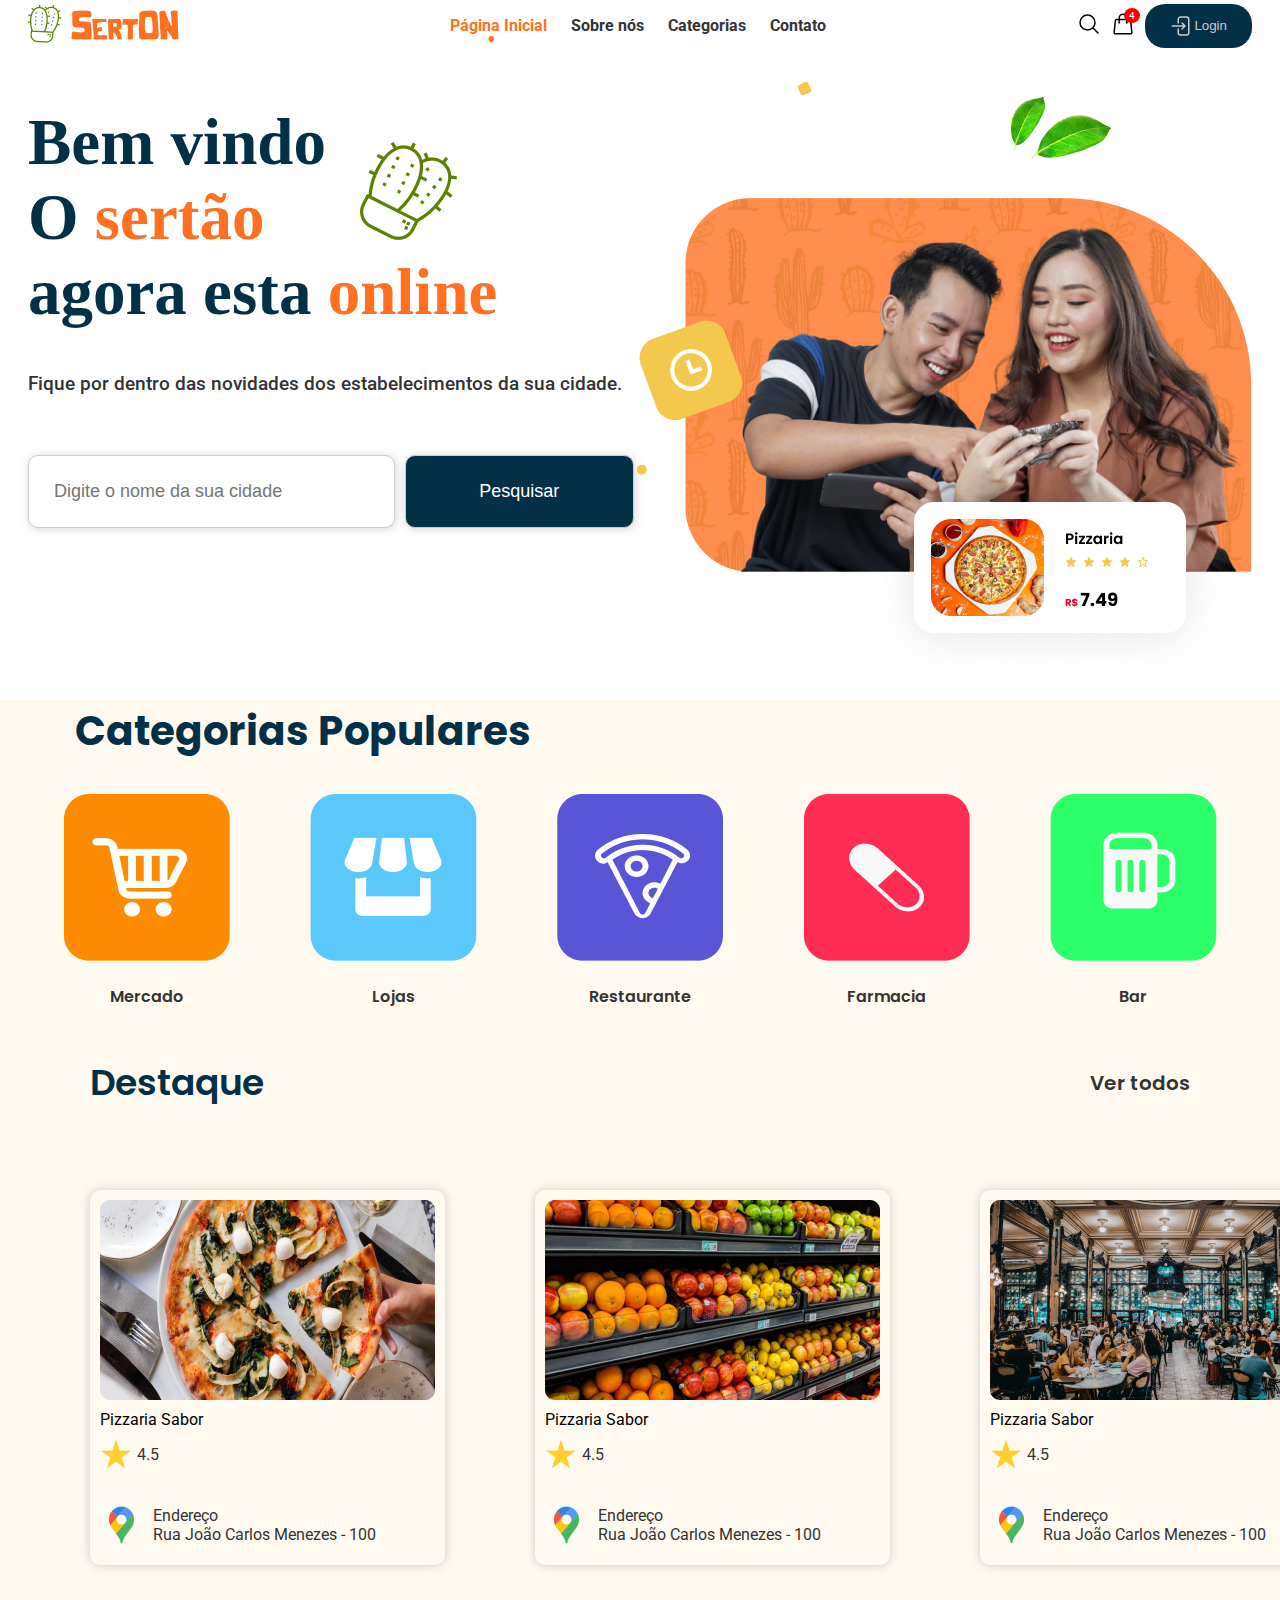
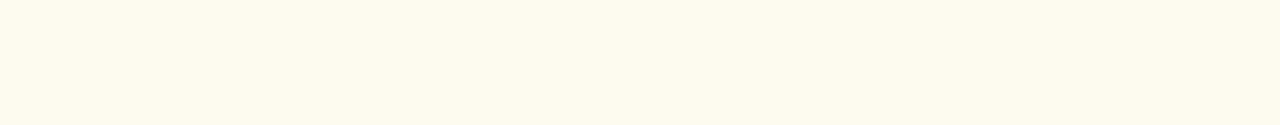
<file: Html/index.html>
<!DOCTYPE html>
<html lang="pt-BR">
  <head>
    <meta charset="UTF-8" />
    <meta name="viewport" content="width=device-width, initial-scale=1.0" />
    <title>SERTON</title>
    <link rel="preconnect" href="https://fonts.googleapis.com" />
    <link rel="preconnect" href="https://fonts.gstatic.com" crossorigin />
    <link rel="stylesheet" href="/Css/index.css" />
    <link href="https://fonts.googleapis.com/css2?family=Roboto:ital,wght@0,100..900;1,100..900&display=swap" rel="stylesheet" />
    <link rel="preconnect" href="https://fonts.googleapis.com" />
    <link rel="preconnect" href="https://fonts.gstatic.com" crossorigin />
    <link
      href="https://fonts.googleapis.com/css2?family=Agu+Display&family=Poppins:ital,wght@0,100;0,200;0,300;0,400;0,500;0,600;0,700;0,800;0,900;1,100;1,200;1,300;1,400;1,500;1,600;1,700;1,800;1,900&family=Rubik+Vinyl&display=swap"
      rel="stylesheet"
    />
  </head>

  <body>
    <div class="container">
      <header>
        <div>
          <img src="/Img/logoserton.png" alt="Logo Serton" />
        </div>
        <nav>
          <ul>
            <li><a href="#" class="active">Página Inicial</a></li>
            <li><a href="#">Sobre nós</a></li>
            <li><a href="#">Categorias</a></li>
            <li><a href="#">Contato</a></li>
          </ul>
        </nav>
        <div class="actions">
          <div>
            <svg
              xmlns="http://www.w3.org/2000/svg"
              fill="none"
              viewBox="0 0 24 24"
              stroke-width="1.5"
              stroke="currentColor"
              class="icon_action"
            >
              <path
                stroke-linecap="round"
                stroke-linejoin="round"
                d="m21 21-5.197-5.197m0 0A7.5 7.5 0 1 0 5.196 5.196a7.5 7.5 0 0 0 10.607 10.607Z"
              />
            </svg>
          </div>
          <div>
            <svg
              xmlns="http://www.w3.org/2000/svg"
              fill="none"
              viewBox="0 0 24 24"
              stroke-width="1.5"
              stroke="currentColor"
              class="icon_action"
            >
              <path
                stroke-linecap="round"
                stroke-linejoin="round"
                d="M15.75 10.5V6a3.75 3.75 0 1 0-7.5 0v4.5m11.356-1.993 1.263 12c.07.665-.45 1.243-1.119 1.243H4.25a1.125 1.125 0 0 1-1.12-1.243l1.264-12A1.125 1.125 0 0 1 5.513 7.5h12.974c.576 0 1.059.435 1.119 1.007ZM8.625 10.5a.375.375 0 1 1-.75 0 .375.375 0 0 1 .75 0Zm7.5 0a.375.375 0 1 1-.75 0 .375.375 0 0 1 .75 0Z"
              />
            </svg>
            <span class="number">4</span>
          </div>
          <div>
            <button class="btn-login">
              <svg
                xmlns="http://www.w3.org/2000/svg"
                fill="none"
                viewBox="0 0 24 24"
                stroke-width="1.5"
                stroke="currentColor"
                class="icon_action"
              >
                <path
                  stroke-linecap="round"
                  stroke-linejoin="round"
                  d="M8.25 9V5.25A2.25 2.25 0 0 1 10.5 3h6a2.25 2.25 0 0 1 2.25 2.25v13.5A2.25 2.25 0 0 1 16.5 21h-6a2.25 2.25 0 0 1-2.25-2.25V15M12 9l3 3m0 0-3 3m3-3H2.25"
                />
              </svg>
              <span>Login</span>
            </button>
          </div>
        </div>
      </header>
      <content>
        <div class="cont-left">
          <div class="cacto">
            <img src="/Img/cacto.png" alt="Cacto" />
          </div>
          <h1>Bem vindo<br />O <span class="orange">sertão</span><br />agora esta <span class="orange">online</span></h1>
          <div>
            <h3>Fique por dentro das novidades dos estabelecimentos da sua cidade.</h3>
            <form class="container-form">
              <input type="text" class="form" placeholder="Digite o nome da sua cidade" />
              <button class="btn">Pesquisar</button>
            </form>
          </div>
        </div>
        <div class="cont-right">
          <img src="/Img/banner.png" alt="Banner" />
          <div class="pizza">
            <img src="/Img/pizza1.png" alt="Pizza" />
          </div>
        </div>
      </content>
    </div>
    <section class="background">
      <div class="selection-categoria">
        <h2>Categorias Populares</h2>
      </div>
      <div class="categorias">
        <div class="produtos">
          <img src="/Img/Mercado.png" alt="Mercado" />
          <p>Mercado</p>
        </div>
        <div class="produtos">
          <img src="/Img/lojas.png" alt="Lojas" />
          <p>Lojas</p>
        </div>
        <div class="produtos">
          <img src="/Img/Pizza-Categoria.png" alt="Restaurante" />
          <p>Restaurante</p>
        </div>
        <div class="produtos">
          <img src="/Img/Farmacia.png" alt="Farmacia" />
          <p>Farmacia</p>
        </div>
        <div class="produtos">
          <img src="/Img/Bar.png" alt="Bar" />
          <p>Bar</p>
        </div>
      </div>
      <div class="section-header">
        <h2>Destaque</h2>
        <p>Ver todos</p>
      </div>

      <div class="card-section">
        <div class="card">
          <div class="card-image">
            <img src="/Img/Pizza restaurante.png" alt="Pizza saborosa com borda recheada" />
          </div>
          <div class="card-title">Pizzaria Sabor</div>
          <div class="avaliacao">
            <img src="/Img/emojione_star.png" alt="Estrela" />
            <p>4.5</p>
          </div>

          <div class="localizacao">
            <img src="/Img/Google Maps.png" alt="Google Maps" />
            <p>
              Endereço <br />
              Rua João Carlos Menezes - 100
            </p>
          </div>
        </div>
        <div class="card">
          <div class="card-image">
            <img src="/Img/verdura.png" alt="Pizza de calabresa com queijo" />
          </div>
          <div class="card-title">Pizzaria Sabor</div>
          <div class="avaliacao">
            <img src="/Img/emojione_star.png" alt="Estrela" />
            <p>4.5</p>
          </div>

          <div class="localizacao">
            <img src="/Img/Google Maps.png" alt="Google Maps" />
            <p>
              Endereço <br />
              Rua João Carlos Menezes - 100
            </p>
          </div>
        </div>
        <div class="card">
          <div class="card-image">
            <img src="/Img/Restaurante.png" alt="Pizza vegetariana com tomate e rúcula" />
          </div>
          <div class="card-title">Pizzaria Sabor</div>

          <div class="avaliacao">
            <img src="/Img/emojione_star.png" alt="Estrela" />
            <p>4.5</p>
          </div>

          <div class="localizacao">
            <img src="/Img/Google Maps.png" alt="Google Maps" />
            <p>
              Endereço <br />
              Rua João Carlos Menezes - 100
            </p>
          </div>
        </div>
      </div>
    </section>
  </body>
</html>
</file>
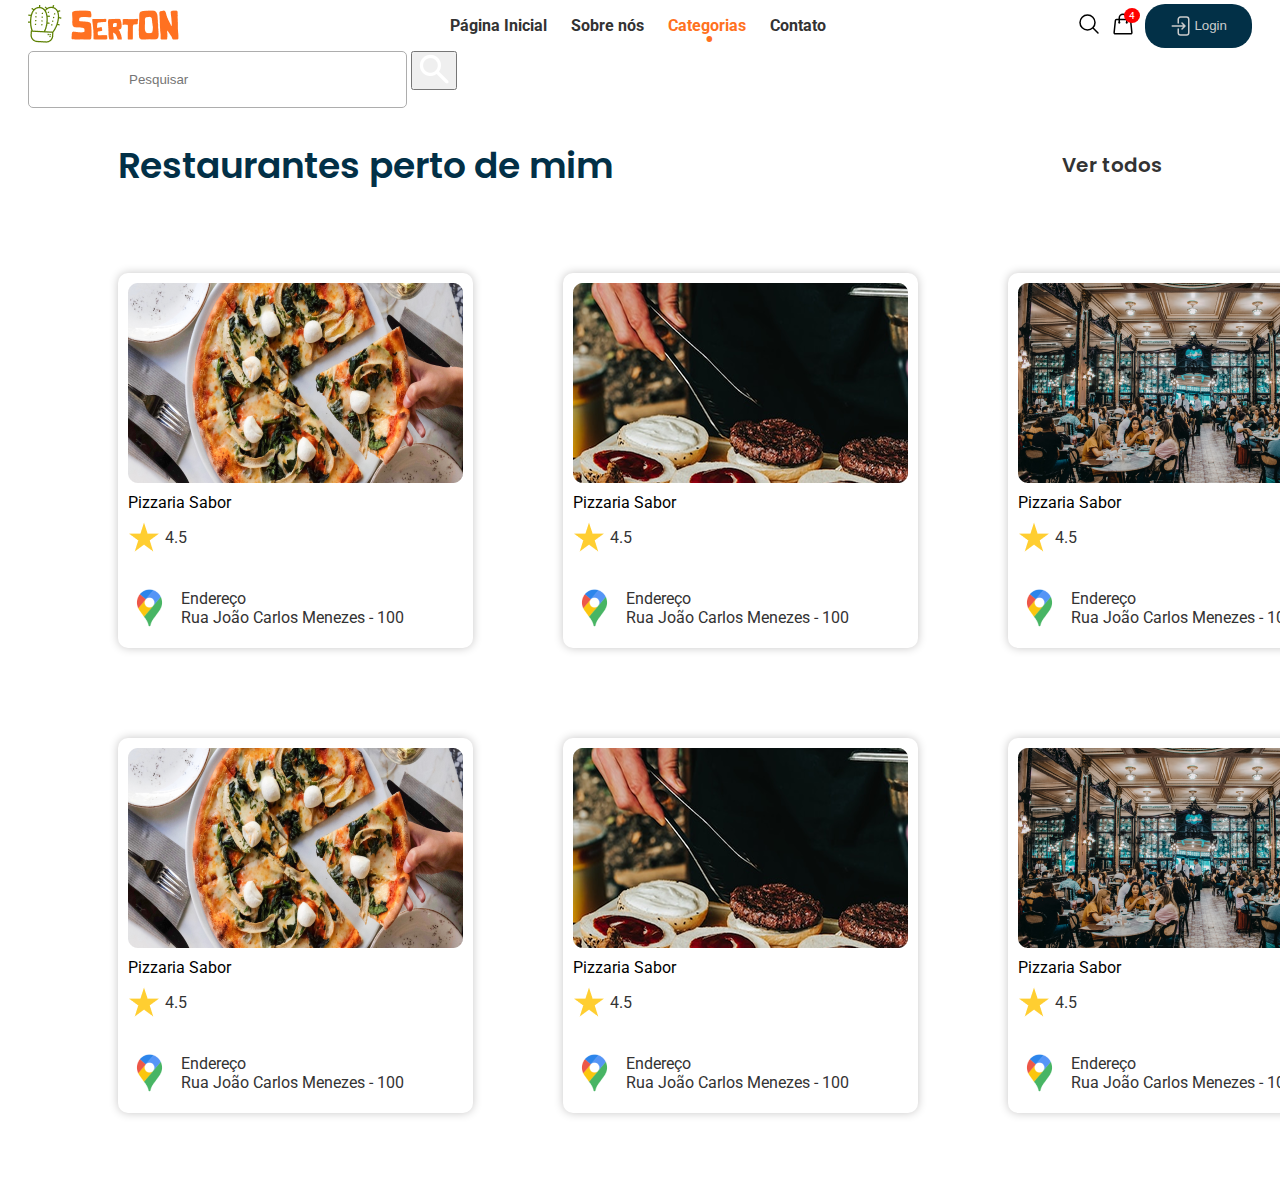
<file: Html/categorias.html>
<!DOCTYPE html>
<html lang="pt-br">
  <head>
    <meta charset="UTF-8" />
    <meta name="viewport" content="width=device-width, initial-scale=1.0" />
    <link rel="stylesheet" href="/Css/categorias.css" />
    <title>Categorias</title>
    <link rel="preconnect" href="https://fonts.googleapis.com" />
    <link rel="preconnect" href="https://fonts.gstatic.com" crossorigin />
    <link rel="stylesheet" href="/Css/index.css" />
    <link href="https://fonts.googleapis.com/css2?family=Roboto:ital,wght@0,100..900;1,100..900&display=swap" rel="stylesheet" />
    <link rel="preconnect" href="https://fonts.googleapis.com" />
    <link rel="preconnect" href="https://fonts.gstatic.com" crossorigin />
    <link
      href="https://fonts.googleapis.com/css2?family=Agu+Display&family=Poppins:ital,wght@0,100;0,200;0,300;0,400;0,500;0,600;0,700;0,800;0,900;1,100;1,200;1,300;1,400;1,500;1,600;1,700;1,800;1,900&family=Rubik+Vinyl&display=swap"
      rel="stylesheet"
    />
  </head>
  <body>
    <div iv class="container">
      <header>
        <div>
          <img src="/Img/logoserton.png" alt="Logo Serton" />
        </div>
        <nav>
          <ul>
            <li><a href="index.html">Página Inicial</a></li>
            <li><a href="sobre-nos.html">Sobre nós</a></li>
            <li><a href="categorias.html" class="active">Categorias</a></li>
            <li><a href="contato.html">Contato</a></li>
          </ul>
        </nav>
        <div class="actions">
          <div>
            <svg
              xmlns="http://www.w3.org/2000/svg"
              fill="none"
              viewBox="0 0 24 24"
              stroke-width="1.5"
              stroke="currentColor"
              class="icon_action"
            >
              <path
                stroke-linecap="round"
                stroke-linejoin="round"
                d="m21 21-5.197-5.197m0 0A7.5 7.5 0 1 0 5.196 5.196a7.5 7.5 0 0 0 10.607 10.607Z"
              />
            </svg>
          </div>
          <div>
            <svg
              xmlns="http://www.w3.org/2000/svg"
              fill="none"
              viewBox="0 0 24 24"
              stroke-width="1.5"
              stroke="currentColor"
              class="icon_action"
            >
              <path
                stroke-linecap="round"
                stroke-linejoin="round"
                d="M15.75 10.5V6a3.75 3.75 0 1 0-7.5 0v4.5m11.356-1.993 1.263 12c.07.665-.45 1.243-1.119 1.243H4.25a1.125 1.125 0 0 1-1.12-1.243l1.264-12A1.125 1.125 0 0 1 5.513 7.5h12.974c.576 0 1.059.435 1.119 1.007ZM8.625 10.5a.375.375 0 1 1-.75 0 .375.375 0 0 1 .75 0Zm7.5 0a.375.375 0 1 1-.75 0 .375.375 0 0 1 .75 0Z"
              />
            </svg>
            <span class="number">4</span>
          </div>
          <div>
            <button class="btn-login">
              <svg
                xmlns="http://www.w3.org/2000/svg"
                fill="none"
                viewBox="0 0 24 24"
                stroke-width="1.5"
                stroke="currentColor"
                class="icon_action"
              >
                <path
                  stroke-linecap="round"
                  stroke-linejoin="round"
                  d="M8.25 9V5.25A2.25 2.25 0 0 1 10.5 3h6a2.25 2.25 0 0 1 2.25 2.25v13.5A2.25 2.25 0 0 1 16.5 21h-6a2.25 2.25 0 0 1-2.25-2.25V15M12 9l3 3m0 0-3 3m3-3H2.25"
                />
              </svg>
              <span>Login</span>
            </button>
          </div>
        </div>
      </header>
      <!-- ---- -------------- -->
      <section>
        <form class="pesquisa-form">
          <input type="text" class="input-pesquisa" placeholder="Pesquisar" />
          <button class="btn-pesquisa">
            <img src="/Img/lupa.png" alt="Pesquisar" class="icon-pesquisa" />
          </button>
        </form>
        <div class="section-header">
          <h2>Restaurantes perto de mim</h2>
          <p>Ver todos</p>
        </div>

        <div class="card-section">
          <div class="card">
            <div class="card-image">
              <img src="/Img/Pizza restaurante.png" alt="Pizza saborosa com borda recheada" />
            </div>
            <div class="card-title">Pizzaria Sabor</div>
            <div class="avaliacao">
              <img src="/Img/emojione_star.png" alt="Estrela" />
              <p>4.5</p>
            </div>

            <div class="localizacao">
              <img src="/Img/Google Maps.png" alt="Google Maps" />
              <p>
                Endereço <br />
                Rua João Carlos Menezes - 100
              </p>
            </div>
          </div>
          <div class="card">
            <div class="card-image">
              <img src="/Img/hamburgueria.png" alt="Pizza de calabresa com queijo" />
            </div>
            <div class="card-title">Pizzaria Sabor</div>
            <div class="avaliacao">
              <img src="/Img/emojione_star.png" alt="Estrela" />
              <p>4.5</p>
            </div>

            <div class="localizacao">
              <img src="/Img/Google Maps.png" alt="Google Maps" />
              <p>
                Endereço <br />
                Rua João Carlos Menezes - 100
              </p>
            </div>
          </div>
          <div class="card">
            <div class="card-image">
              <img src="/Img/Restaurante.png" alt="Pizza vegetariana com tomate e rúcula" />
            </div>
            <div class="card-title">Pizzaria Sabor</div>

            <div class="avaliacao">
              <img src="/Img/emojione_star.png" alt="Estrela" />
              <p>4.5</p>
            </div>

            <div class="localizacao">
              <img src="/Img/Google Maps.png" alt="Google Maps" />
              <p>
                Endereço <br />
                Rua João Carlos Menezes - 100
              </p>
            </div>
          </div>
        </div>
        <!--  -->
        <div class="card-section">
          <div class="card">
            <div class="card-image">
              <img src="/Img/Pizza restaurante.png" alt="Pizza saborosa com borda recheada" />
            </div>
            <div class="card-title">Pizzaria Sabor</div>
            <div class="avaliacao">
              <img src="/Img/emojione_star.png" alt="Estrela" />
              <p>4.5</p>
            </div>

            <div class="localizacao">
              <img src="/Img/Google Maps.png" alt="Google Maps" />
              <p>
                Endereço <br />
                Rua João Carlos Menezes - 100
              </p>
            </div>
          </div>
          <div class="card">
            <div class="card-image">
              <img src="/Img/hamburgueria.png" alt="Pizza de calabresa com queijo" />
            </div>
            <div class="card-title">Pizzaria Sabor</div>
            <div class="avaliacao">
              <img src="/Img/emojione_star.png" alt="Estrela" />
              <p>4.5</p>
            </div>

            <div class="localizacao">
              <img src="/Img/Google Maps.png" alt="Google Maps" />
              <p>
                Endereço <br />
                Rua João Carlos Menezes - 100
              </p>
            </div>
          </div>
          <div class="card">
            <div class="card-image">
              <img src="/Img/Restaurante.png" alt="Pizza vegetariana com tomate e rúcula" />
            </div>
            <div class="card-title">Pizzaria Sabor</div>

            <div class="avaliacao">
              <img src="/Img/emojione_star.png" alt="Estrela" />
              <p>4.5</p>
            </div>

            <div class="localizacao">
              <img src="/Img/Google Maps.png" alt="Google Maps" />
              <p>
                Endereço <br />
                Rua João Carlos Menezes - 100
              </p>
            </div>
          </div>
        </div>
      </section>
    </div>
  </body>
</html>
</file>
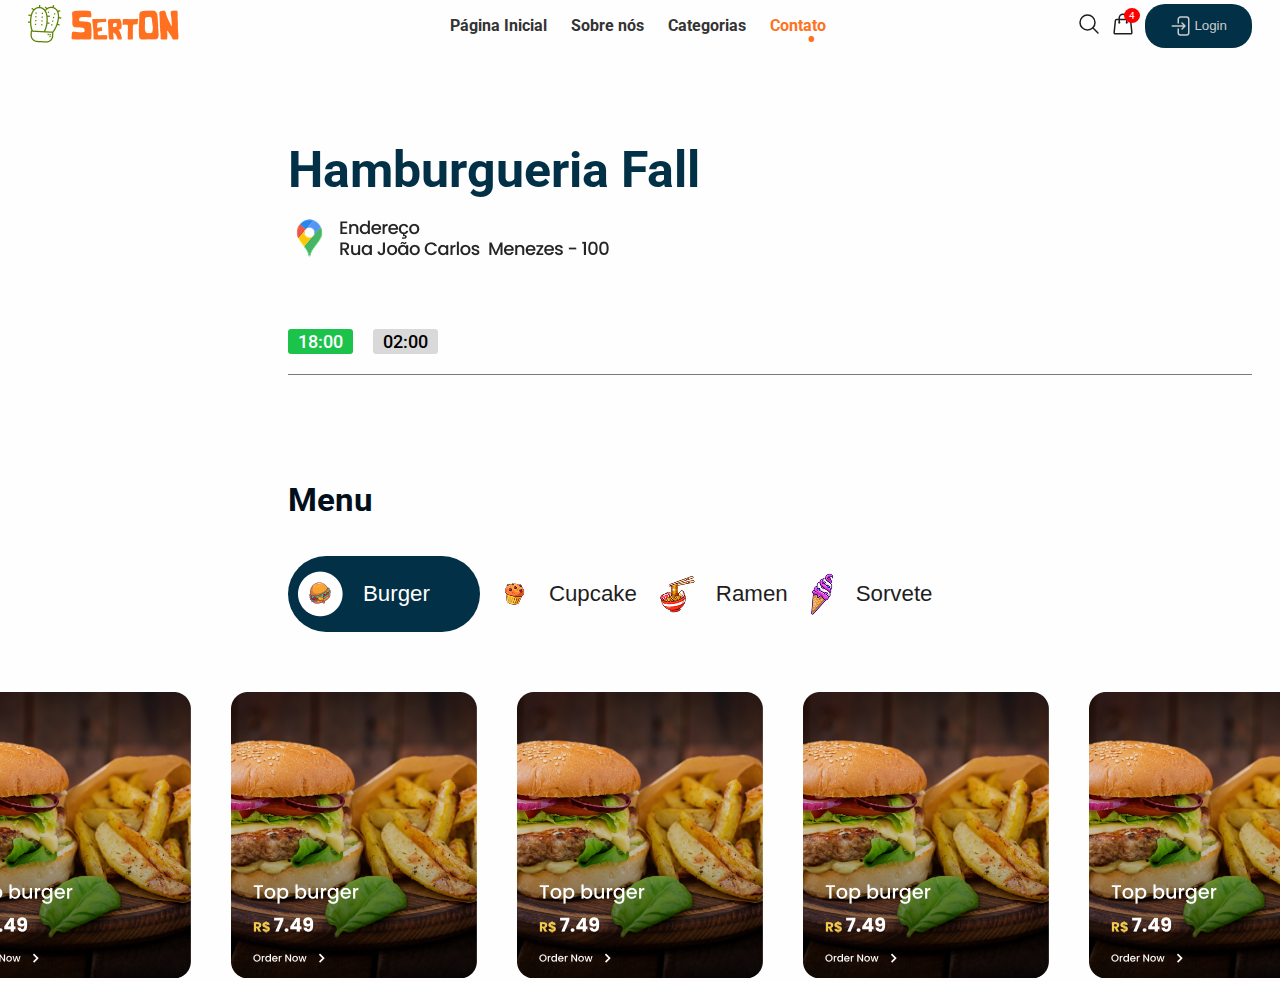
<file: Html/contato.html>
<!DOCTYPE html>
<html lang="pt-br">
  <head>
    <meta charset="UTF-8" />
    <meta name="viewport" content="width=device-width, initial-scale=1.0" />
    <link rel="stylesheet" href="/Css/contato.css" />
    <title>Contato</title>
    <link rel="preconnect" href="https://fonts.googleapis.com" />
    <link rel="preconnect" href="https://fonts.gstatic.com" crossorigin />
    <link rel="stylesheet" href="/Css/index.css" />
    <link href="https://fonts.googleapis.com/css2?family=Roboto:ital,wght@0,100..900;1,100..900&display=swap" rel="stylesheet" />
    <link rel="preconnect" href="https://fonts.googleapis.com" />
    <link rel="preconnect" href="https://fonts.gstatic.com" crossorigin />
    <link
      href="https://fonts.googleapis.com/css2?family=Agu+Display&family=Poppins:ital,wght@0,100;0,200;0,300;0,400;0,500;0,600;0,700;0,800;0,900;1,100;1,200;1,300;1,400;1,500;1,600;1,700;1,800;1,900&family=Rubik+Vinyl&display=swap"
      rel="stylesheet"
    />
  </head>
  <body>
    <div iv class="container">
      <header>
        <div>
          <img src="/Img/logoserton.png" alt="Logo Serton" />
        </div>
        <nav>
          <ul>
            <li><a href="index.html">Página Inicial</a></li>
            <li><a href="sobre-nos.html">Sobre nós</a></li>
            <li><a href="categorias.html">Categorias</a></li>
            <li><a href="contato.html" class="active">Contato</a></li>
          </ul>
        </nav>
        <div class="actions">
          <div>
            <svg
              xmlns="http://www.w3.org/2000/svg"
              fill="none"
              viewBox="0 0 24 24"
              stroke-width="1.5"
              stroke="currentColor"
              class="icon_action"
            >
              <path
                stroke-linecap="round"
                stroke-linejoin="round"
                d="m21 21-5.197-5.197m0 0A7.5 7.5 0 1 0 5.196 5.196a7.5 7.5 0 0 0 10.607 10.607Z"
              />
            </svg>
          </div>
          <div>
            <svg
              xmlns="http://www.w3.org/2000/svg"
              fill="none"
              viewBox="0 0 24 24"
              stroke-width="1.5"
              stroke="currentColor"
              class="icon_action"
            >
              <path
                stroke-linecap="round"
                stroke-linejoin="round"
                d="M15.75 10.5V6a3.75 3.75 0 1 0-7.5 0v4.5m11.356-1.993 1.263 12c.07.665-.45 1.243-1.119 1.243H4.25a1.125 1.125 0 0 1-1.12-1.243l1.264-12A1.125 1.125 0 0 1 5.513 7.5h12.974c.576 0 1.059.435 1.119 1.007ZM8.625 10.5a.375.375 0 1 1-.75 0 .375.375 0 0 1 .75 0Zm7.5 0a.375.375 0 1 1-.75 0 .375.375 0 0 1 .75 0Z"
              />
            </svg>
            <span class="number">4</span>
          </div>
          <div>
            <button class="btn-login">
              <svg
                xmlns="http://www.w3.org/2000/svg"
                fill="none"
                viewBox="0 0 24 24"
                stroke-width="1.5"
                stroke="currentColor"
                class="icon_action"
              >
                <path
                  stroke-linecap="round"
                  stroke-linejoin="round"
                  d="M8.25 9V5.25A2.25 2.25 0 0 1 10.5 3h6a2.25 2.25 0 0 1 2.25 2.25v13.5A2.25 2.25 0 0 1 16.5 21h-6a2.25 2.25 0 0 1-2.25-2.25V15M12 9l3 3m0 0-3 3m3-3H2.25"
                />
              </svg>
              <span>Login</span>
            </button>
          </div>
        </div>
      </header>
      <!--  -->
      <div class="container">
        <h1>Hamburgueria Fall</h1>
        <div class="endereco">
          <img src="/Img/Group 146.png" />
          <img class="delivery" src="/Img/Group 2295.png" />
        </div>

        <div class="callendars">
          <div class="callendar-1">18:00</div>
          <div class="callendar-2">02:00</div>
        </div>

        <h1><span class="menu-2">Menu</span></h1>
      </div>

      <div class="food-container">
        <div class="burger">
          <img src="/Img/Frame 30.png" alt="burger" />
          <span>Burger</span>
        </div>

        <div class="foods">
          <img src="/Img/6-07 1.png" alt="Cupcake" />
          <span>Cupcake</span>
        </div>

        <div class="foods">
          <img src="/Img/3-01.png" alt="Ramen" />
          <span>Ramen</span>
        </div>

        <div class="foods">
          <img src="/Img/28-15.png" alt="Sorvete" />
          <span>Sorvete</span>
        </div>
      </div>

      <div class="cardapio">
        <div class="cards">
          <img src="/Img/Frame 14.png" alt="cards" />
        </div>

        <div class="cards">
          <img src="/Img/Frame 14.png" alt="cards" />
        </div>

        <div class="cards">
          <img src="/Img/Frame 14.png" alt="cards" />
        </div>

        <div class="cards">
          <img src="/Img/Frame 14.png" alt="cards" />
        </div>

        <div class="cards">
          <img src="/Img/Frame 14.png" alt="cards" />
        </div>
      </div>
    </div>
  </body>
</html>
</file>
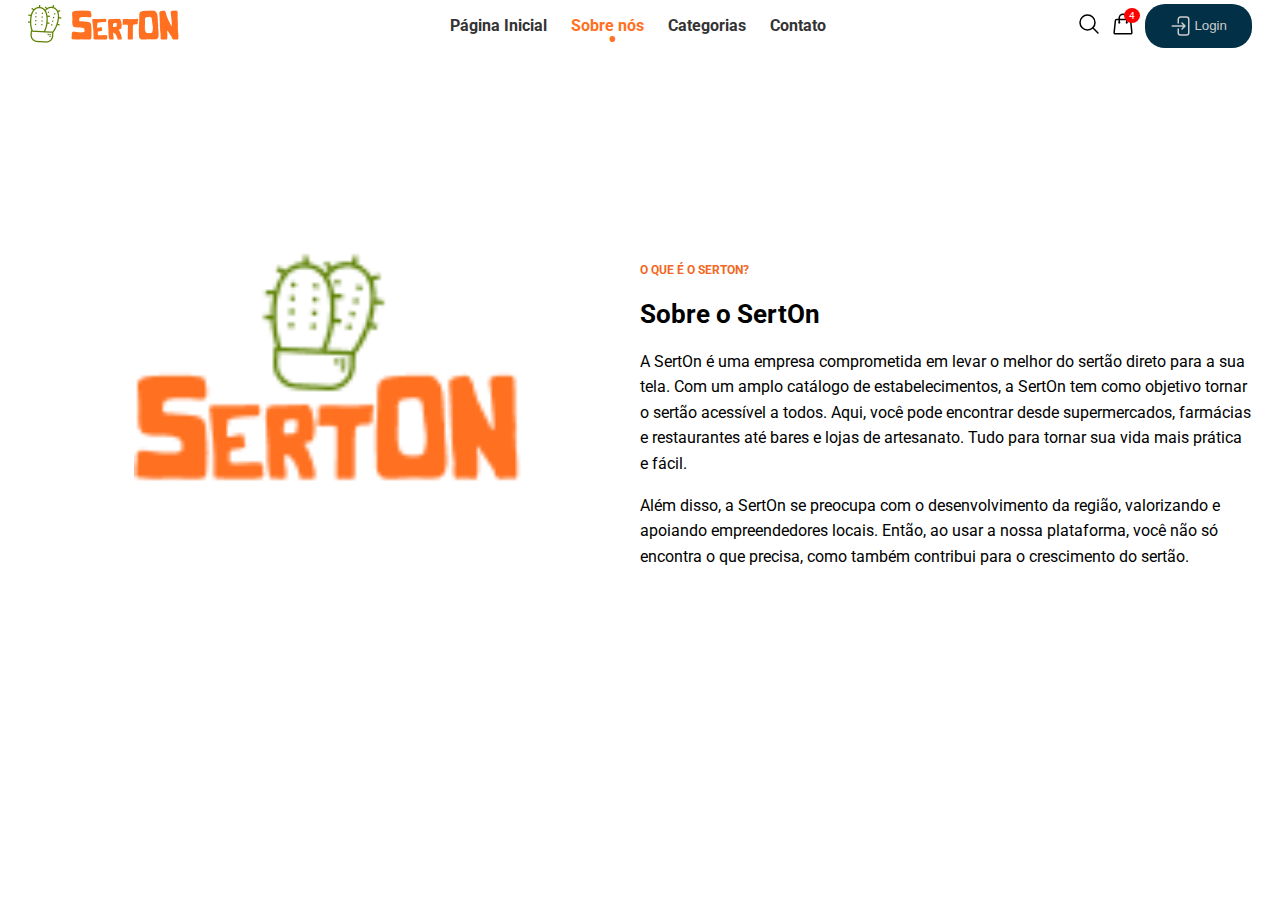
<file: Html/sobre-nos.html>
<!DOCTYPE html>
<html lang="pt-br">
  <head>
    <meta charset="UTF-8" />
    <meta name="viewport" content="width=device-width, initial-scale=1.0" />
    <link rel="stylesheet" href="/Css/sobre-nos.css" />
    <title>Sobre nós</title>
    <link rel="preconnect" href="https://fonts.googleapis.com" />
    <link rel="preconnect" href="https://fonts.gstatic.com" crossorigin />
    <link rel="stylesheet" href="/Css/index.css" />
    <link href="https://fonts.googleapis.com/css2?family=Roboto:ital,wght@0,100..900;1,100..900&display=swap" rel="stylesheet" />
    <link rel="preconnect" href="https://fonts.googleapis.com" />
    <link rel="preconnect" href="https://fonts.gstatic.com" crossorigin />
    <link
      href="https://fonts.googleapis.com/css2?family=Agu+Display&family=Poppins:ital,wght@0,100;0,200;0,300;0,400;0,500;0,600;0,700;0,800;0,900;1,100;1,200;1,300;1,400;1,500;1,600;1,700;1,800;1,900&family=Rubik+Vinyl&display=swap"
      rel="stylesheet"
    />
  </head>
  <body>
    <div class="container">
      <header>
        <div>
          <img src="/Img/logoserton.png" alt="Logo Serton" />
        </div>
        <nav>
          <ul>
            <li><a href="index.html">Página Inicial</a></li>
            <li><a href="sobre-nos.html" class="active">Sobre nós</a></li>
            <li><a href="categorias.html">Categorias</a></li>
            <li><a href="contato.html">Contato</a></li>
          </ul>
        </nav>
        <div class="actions">
          <div>
            <svg
              xmlns="http://www.w3.org/2000/svg"
              fill="none"
              viewBox="0 0 24 24"
              stroke-width="1.5"
              stroke="currentColor"
              class="icon_action"
            >
              <path
                stroke-linecap="round"
                stroke-linejoin="round"
                d="m21 21-5.197-5.197m0 0A7.5 7.5 0 1 0 5.196 5.196a7.5 7.5 0 0 0 10.607 10.607Z"
              />
            </svg>
          </div>
          <div>
            <svg
              xmlns="http://www.w3.org/2000/svg"
              fill="none"
              viewBox="0 0 24 24"
              stroke-width="1.5"
              stroke="currentColor"
              class="icon_action"
            >
              <path
                stroke-linecap="round"
                stroke-linejoin="round"
                d="M15.75 10.5V6a3.75 3.75 0 1 0-7.5 0v4.5m11.356-1.993 1.263 12c.07.665-.45 1.243-1.119 1.243H4.25a1.125 1.125 0 0 1-1.12-1.243l1.264-12A1.125 1.125 0 0 1 5.513 7.5h12.974c.576 0 1.059.435 1.119 1.007ZM8.625 10.5a.375.375 0 1 1-.75 0 .375.375 0 0 1 .75 0Zm7.5 0a.375.375 0 1 1-.75 0 .375.375 0 0 1 .75 0Z"
              />
            </svg>
            <span class="number">4</span>
          </div>
          <div>
            <button class="btn-login">
              <svg
                xmlns="http://www.w3.org/2000/svg"
                fill="none"
                viewBox="0 0 24 24"
                stroke-width="1.5"
                stroke="currentColor"
                class="icon_action"
              >
                <path
                  stroke-linecap="round"
                  stroke-linejoin="round"
                  d="M8.25 9V5.25A2.25 2.25 0 0 1 10.5 3h6a2.25 2.25 0 0 1 2.25 2.25v13.5A2.25 2.25 0 0 1 16.5 21h-6a2.25 2.25 0 0 1-2.25-2.25V15M12 9l3 3m0 0-3 3m3-3H2.25"
                />
              </svg>
              <span>Login</span>
            </button>
          </div>
        </div>
      </header>
      <!-- ---------------------------- -->

      <main class="container">
        <section class="left">
          <img src="/Img/Cacto-footer.png" width="400px" alt="logo SertOn" class="logo" />
        </section>
        <section class="right">
          <p class="subtitle">O que é o SertOn?</p>
          <h2 class="title">Sobre o SertOn</h2>
          <p class="paragraph">
            A SertOn é uma empresa comprometida em levar o melhor do sertão direto para a sua tela. Com um amplo catálogo de
            estabelecimentos, a SertOn tem como objetivo tornar o sertão acessível a todos. Aqui, você pode encontrar desde supermercados,
            farmácias e restaurantes até bares e lojas de artesanato. Tudo para tornar sua vida mais prática e fácil.
          </p>
          <p class="paragraph">
            Além disso, a SertOn se preocupa com o desenvolvimento da região, valorizando e apoiando empreendedores locais. Então, ao usar a
            nossa plataforma, você não só encontra o que precisa, como também contribui para o crescimento do sertão.
          </p>
        </section>
      </main>
    </div>
  </body>
</html>
</file>
<file: Css/index.css>
body {
  font-family: "Roboto", sans-serif;
   margin: 0;
}

.icon_action {
  width: 24px;
}

header {
  display: flex;
  flex-direction: row;
  justify-content: space-between;
  align-items: center;
}

.container {
  width: 1224px;
  margin: 0 auto;
}

nav ul li {
  display: inline;
  margin-right: 20px;
}

nav a {
  text-decoration: none;
  color: #333333;
  font-weight: bold;
}

.active {
  color: #ff7120;
}

.active::before {
  content: "•";
  color: #ff7120;
  font-size: 24px;
  position: absolute;
  margin-top: 10px;
  margin-left: 37px;
}

.actions {
  display: flex;
  flex-direction: row;
  justify-content: space-between;
  align-items: center;
  gap: 10px;
}

.number {
  background-color: red;
  color: white;
  position: absolute;
  font-size: 10px;
  padding: 5px;
  padding-top: 2px;
  padding-bottom: 2px;
  border-radius: 50%;
  margin-left: -11px;
  margin-top: -4px;
}

.btn-login {
  background-color: #023047;
  color: #ccc;
  border: none;
  display: flex;
  flex-direction: row;
  align-items: center;
  padding: 10px;
  padding-left: 25px;
  padding-right: 25px;
  border-radius: 20px;
}

content {
  display: flex;
  flex-direction: row;
  margin-top: 10px;
}

.cont-left {
  flex: 1;
}

.cont-left h1 {
  font-family: serif;
  font-weight: bold;
  font-size: 65px;
  color: #023047;
}

.cont-left h3 {
  font-weight: 500;
  color: #333333;
  margin-top: 20px;
}

.cont-right {
  flex: 1;
  padding-bottom: 90px;
  /* Ocupar espaço embaixo para empurrar o section */
}

.orange {
  color: #ff7120;
}

.cacto {
  position: absolute;
  margin-left: 320px;
  margin-top: 70px;
}

.form {
  /* //////////////////////////////////// */
  border-radius: 10px;
  padding: 25px;
  font-size: 18px;
  border: 1px solid #ccc;
  box-shadow: 1px 1px 10px #cccc;
  flex: 2;
}

.btn {
  border-radius: 10px;
  padding: 25px;
  padding-left: 35px;
  padding-right: 35px;
  font-size: 18px;
  flex: 1;
  border: 1px solid #ccc;
  box-shadow: 1px 1px 10px #cccc;
  background-color: #023047;
  color: white;
  flex: 1;
}

.container-form {
  display: flex;
  flex-direction: row;
  gap: 10px;
  margin-top: 60px;
}

.pizza {
  position: absolute;
  z-index: 2;
  margin-top: -120px;
  margin-left: 230px;
  padding-bottom: 10px;
}
.background {
  background-color: floralwhite;
  padding-bottom: 70px;
}
.selection-categoria {
  font-size: 27px;
  margin-left: 75px;
  color: #023047;
  font-family: "Poppins", sans-serif;
  font-weight: 600;
}

.categorias {
  display: flex;
  justify-content: center;
  gap: 80px;
}
.produtos {
  text-align: center;
  color: #333333;
  font-family: "Poppins", sans-serif;
  font-weight: 600;
}
.section-header {
  display: flex;
  justify-content: space-between;
  align-items: center;
  margin: 0 90px;
}

.section-header h2 {
  color: #023047;
  font-size: 36px;
  font-weight: 600;
  font-family: "Poppins", sans-serif;
}
.section-header p {
  color: #333333;
  font-size: 20px;
  font-weight: 600;
  font-family: "Poppins", sans-serif;
}

.destaque {
  font-size: 36px;
  margin-left: 109px;
  color: #023047;
  font-family: "Poppins", sans-serif;
  font-weight: 600;
}
.img-destaque {
  width: 1220px;
  height: 206px;
  margin-left: 140px;
}
.card-section {
  display: flex;
  justify-content: space-between;
  margin: 90px;
  margin-top: 50px;
  gap: 90px;
}
.card {
  box-shadow: 0px 0px 10px rgb(199, 198, 198);
  width: 361px;
  height: 375px;
  margin: 0 auto;
  border-radius: 10px;
  padding-left: 10px;
  padding-right: 10px;
}
.card-image {
  border-radius: 10px;
  width: 335px;
  height: 200px;
  margin: 10px auto;
}
.avaliacao {
  display: flex;
  align-items: center;
  gap: 5px;
  margin-bottom: 10px; /* espaço antes da localização */
  color: #333333;
}

.localizacao {
  display: flex;
  align-items: center; /* pra alinhar a imagem e o texto */
  gap: 10px;
  color: #333333;
}

.footer {
  display: flex;
}
.footer-text {
  color: #333333;
  font-size: 16px;
  margin-left: 300px;
  font-family: "Poppins", sans-serif;
  margin-right: 150px;
}
.icons {
  margin-left: 10px;
  display: flex;
  gap: 60px;
  margin-left: 300px;
}
.sobre {
  margin-right: 300px;
}
.novidade {
  font-size: 20px;
  color: #333333;
  font-family: "Poppins", sans-serif;
}

input {
  padding: 20px 100px;
  border-radius: 5px;
  border: 1.5px solid rgb(173, 173, 173);
}
.botao {
  background-color: #023047;
  color: #ccc;
  display: flex;
  flex-direction: column;
  align-items: center;
  padding: 5px;
  width: 100px;
  border-radius: 10px;
  margin-left: 400px;
}
.footer-cor {
  background-color: #023047 ;
height: 72px;
  text-align: center;
  width: 100%;
  margin-top: 50px;
}
</file>
<file: Css/categorias.css>
body {
  font-family: "Roboto", sans-serif;
   margin: 0;
}

.icon_action {
  width: 24px;
}

header {
  display: flex;
  flex-direction: row;
  justify-content: space-between;
  align-items: center;
}

.container {
  width: 1224px;
  margin: 0 auto;
}

nav ul li {
  display: inline;
  margin-right: 20px;
}

nav a {
  text-decoration: none;
  color: #333333;
  font-weight: bold;
}

.active {
  color: #ff7120;
}

.active::before {
  content: "•";
  color: #ff7120;
  font-size: 24px;
  position: absolute;
  margin-top: 10px;
  margin-left: 37px;
}

.actions {
  display: flex;
  flex-direction: row;
  justify-content: space-between;
  align-items: center;
  gap: 10px;
}

.number {
  background-color: red;
  color: white;
  position: absolute;
  font-size: 10px;
  padding: 5px;
  padding-top: 2px;
  padding-bottom: 2px;
  border-radius: 50%;
  margin-left: -11px;
  margin-top: -4px;
}

.btn-login {
  background-color: #023047;
  color: #ccc;
  border: none;
  display: flex;
  flex-direction: row;
  align-items: center;
  padding: 10px;
  padding-left: 25px;
  padding-right: 25px;
  border-radius: 20px;
}
</file>
<file: Css/contato.css>
body {
  font-family: "Roboto", sans-serif;
   margin: 0;
}

.icon_action {
  width: 24px;
}

header {
  display: flex;
  flex-direction: row;
  justify-content: space-between;
  align-items: center;
}

.container {
  width: 1224px;
  margin: 0 auto;
}

nav ul li {
  display: inline;
  margin-right: 20px;
}

nav a {
  text-decoration: none;
  color: #333333;
  font-weight: bold;
}

.active {
  color: #ff7120;
}

.active::before {
  content: "•";
  color: #ff7120;
  font-size: 24px;
  position: absolute;
  margin-top: 10px;
  margin-left: 37px;
}

.actions {
  display: flex;
  flex-direction: row;
  justify-content: space-between;
  align-items: center;
  gap: 10px;
}

.number {
  background-color: red;
  color: white;
  position: absolute;
  font-size: 10px;
  padding: 5px;
  padding-top: 2px;
  padding-bottom: 2px;
  border-radius: 50%;
  margin-left: -11px;
  margin-top: -4px;
}

.btn-login {
  background-color: #023047;
  color: #ccc;
  border: none;
  display: flex;
  flex-direction: row;
  align-items: center;
  padding: 10px;
  padding-left: 25px;
  padding-right: 25px;
  border-radius: 20px;
}

/* ------------ */

body {
    margin: 0;
    font-family: 'Segoe UI', sans-serif;
    background-color: #fefefe;
    color: #1e1e1e;
  }
  
  .cabecalho {
    display: flex;
    justify-content: space-between;
    align-items: center;
    padding: 1.5rem 2rem;
    background-color: #fff;
    border-bottom: 1px solid #ddd;
  }
  
  .logo {
    display: flex;
    align-items: center;
    gap: 0.5rem;
  }
  
  .icone-logo {
    height: 32px;
  }
  
  .nome-logo {
    font-size: 1.5rem;
    color: #ff6600;
    font-weight: bold;
  }
  
  .menu {
    display: flex;
    gap: 2rem;
  }
  
  .link-menu {
    text-decoration: none;
    color: #333333;
    font-weight: 500;
  }
  
  .link-menu.ativo {
    color: #ff6600;
  }
  
  .acoes-usuario {
    display: flex;
    align-items: center;
    gap: 1rem;
  }
  
  .campo-busca {
    padding: 0.5rem;
    border-radius: 8px;
    border: 1px solid #ccc;
  }
  
  .botao-login {
    background-color: #023047;
    color: white;
    border: none;
    padding: 0.6rem 1.2rem;
    border-radius: 8px;
    cursor: pointer;
  }

  .conteudo{
    width: 80%;
    margin: auto;
    overflow: hidden;
  }

  h1 {
    font-size: 50px;

    text-align:start;
    margin-top: 90px;

    margin-left: 260px;
    color: #023047;
  }
  .endereco {
    font-size: 50px;
    text-align:start;
    margin-top: -20px;
    margin-left: 260px;
  }

  .endereco .delivery {
    margin-left: 990px;
}

.callendars {
    display: flex;
    flex-direction: row;
    gap: 20px;
    margin-left: 260px;  
    border-bottom: 1px solid #7B7B7B;
}

.callendar-1 {
    margin-bottom: 20px;
    background-color: #1CC34B;
    border-radius: 3px;
    color: #FFFFFF;
    font-weight: 500;
    padding: 2px 10px 2px 10px;
    font-size: 18px;
}

.callendar-2 {
    margin-bottom: 20px;
    background-color: #D9D9D9;
    border-radius: 3px;
    color: #000000;
    font-weight: 500;
    padding: 2px 10px 2px 10px;
    font-size: 18px;
    /* top - right - bottom - left */
}

.menu-2 {
    color: #010F1C;
    font-weight: 700;
    font-size: 33px;
}

.food-container {
    display: flex;
    flex-direction: row;
    align-items: center;
    gap: 20px;
    font-family: 'Segoe UI', sans-serif;
    margin-left: 260px;  
}

.foods {
    display: flex;
    align-items: center;
    font-weight: 500;
    font-size: 22.29px;
}

.burger {
    display: flex;
    align-items: center;
    background-color: #023047;
    font-weight: 500;
    font-size: 22.29px;
    padding: 15px 50px 15px 10px;
    border-radius: 40px;
    color: white;
}

.foods span {
    margin-left: 20px;
}

.burger span {
    margin-left: 20px;
}

.cardapio {
    display: flex;
    flex-direction: row;
    gap: 40px;
    margin-top: 60px;
    justify-content: center;
}
</file>
<file: Css/sobre-nos.css>
body {
  font-family: "Roboto", sans-serif;
  margin: 0;
  overflow-x: hidden;
}

.icon_action {
  width: 24px;
}

header {
  display: flex;
  flex-direction: row;
  justify-content: space-between;
  align-items: center;
}

.container {
  width: 1224px;
  margin: 0 auto;
}

nav ul li {
  display: inline;
  margin-right: 20px;
}

nav a {
  text-decoration: none;
  color: #333333;
  font-weight: bold;
}

.active {
  color: #ff7120;
}

.active::before {
  content: "•";
  color: #ff7120;
  font-size: 24px;
  position: absolute;
  margin-top: 10px;
  margin-left: 37px;
}

.actions {
  display: flex;
  flex-direction: row;
  justify-content: space-between;
  align-items: center;
  gap: 10px;
}

.number {
  background-color: red;
  color: white;
  position: absolute;
  font-size: 10px;
  padding: 5px;
  padding-top: 2px;
  padding-bottom: 2px;
  border-radius: 50%;
  margin-left: -11px;
  margin-top: -4px;
}

.btn-login {
  background-color: #023047;
  color: #ccc;
  border: none;
  display: flex;
  flex-direction: row;
  align-items: center;
  padding: 10px;
  padding-left: 25px;
  padding-right: 25px;
  border-radius: 20px;
}
/* -------------------------- */
.left {
  flex: 1;
  text-align: center;
  margin-top: 200px;
  width: 400px;
}

.Frame-img {
  width: 400px;
  height: auto;
}

.right {
  margin-top: 200px;
  flex: 1;
  width: 700px;
}

.subtitle {
  font-size: 12px;
  font-weight: bold;
  color: #f26722;
  text-transform: uppercase;
  margin-bottom: 5px;
}

.title {
  font-size: 26px;
  font-weight: bold;
  margin-bottom: 20px;
}

.paragraph {
  font-size: 16px;
  line-height: 1.6;
  margin-bottom: 16px;
}
main.container {
  display: flex;
  flex-direction: row;
  justify-content: space-between;
  align-items: flex-start;
}
</file>
